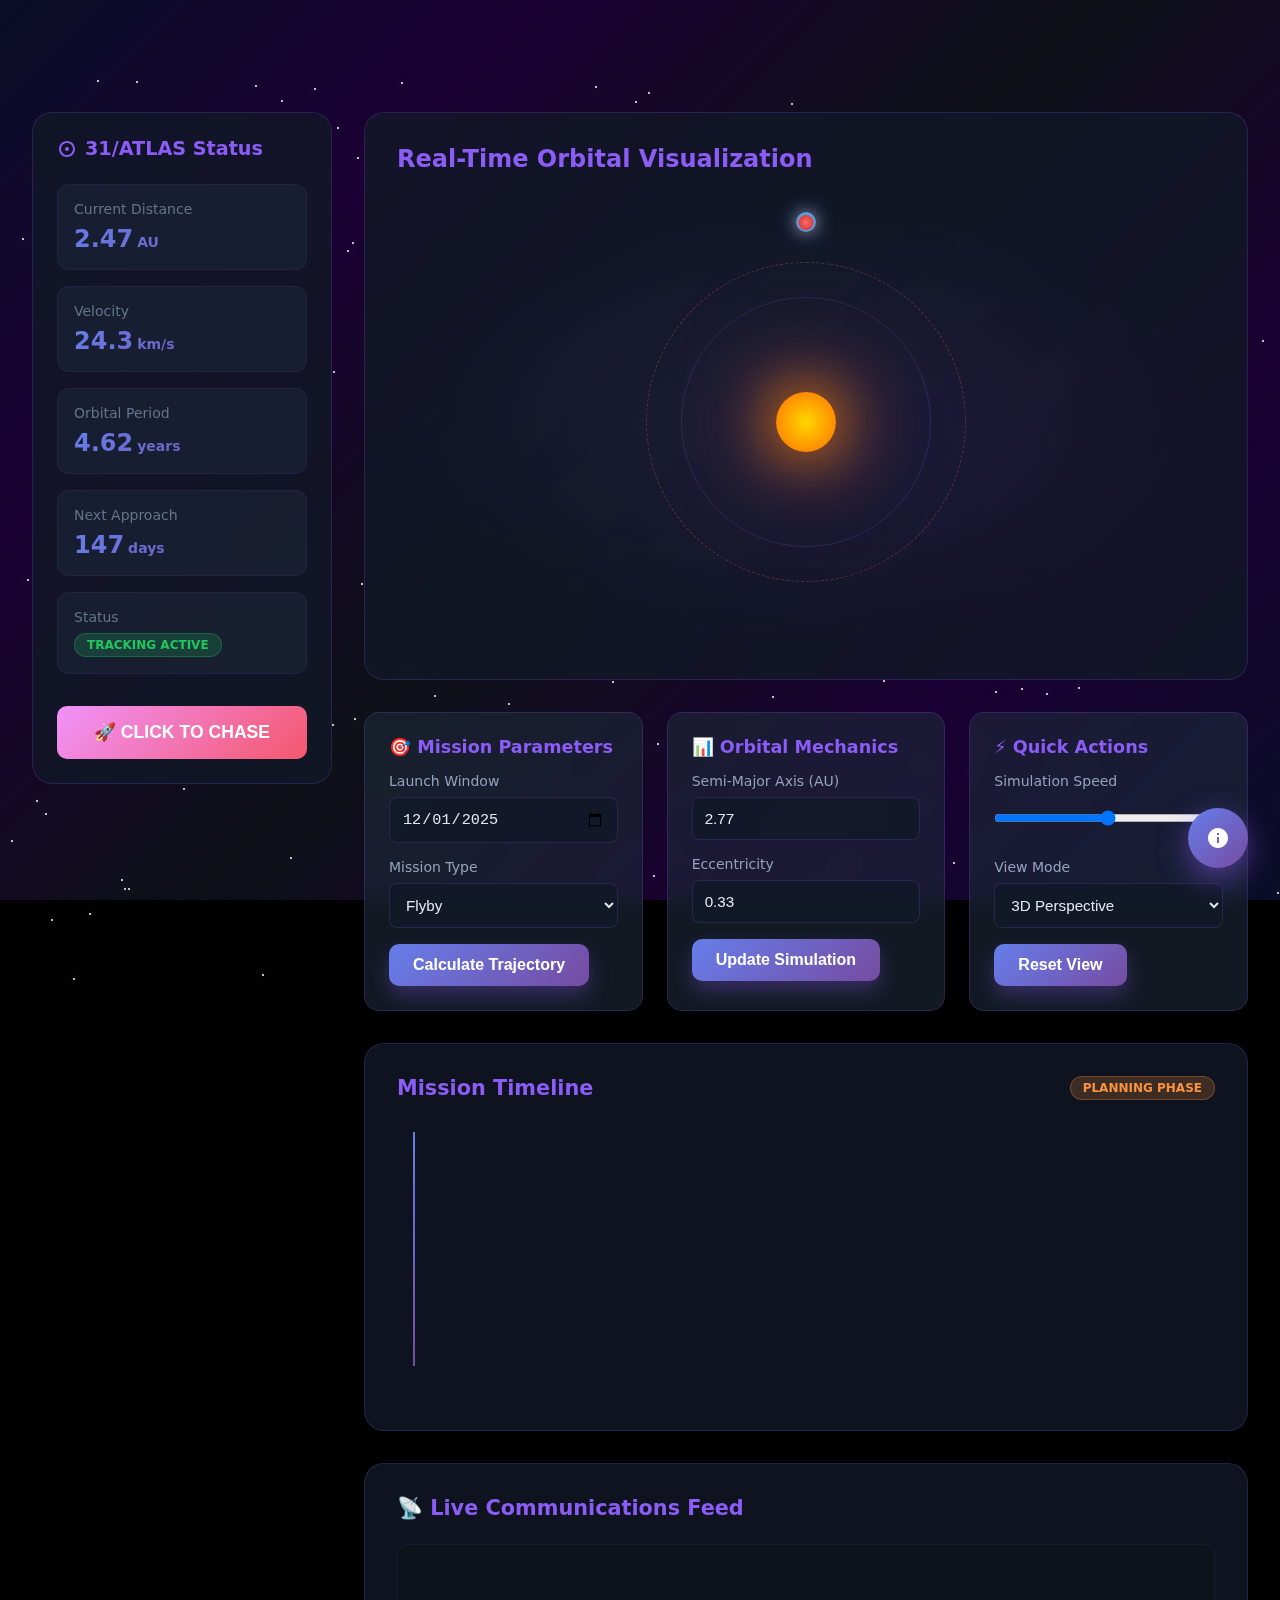
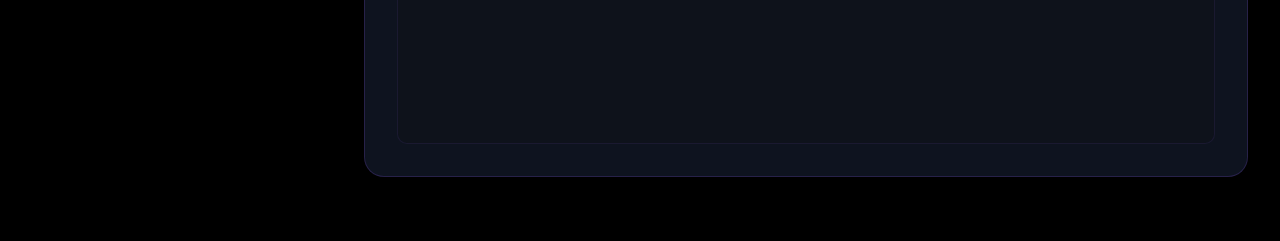
<file: object.html>
<!DOCTYPE html>
<html lang="en">
<head>
    <meta charset="UTF-8">
    <meta name="viewport" content="width=device-width, initial-scale=1.0">
    <title>The Red Task</title>
    <style>
        * {
            margin: 0;
            padding: 0;
            box-sizing: border-box;
        }

        body {
            font-family: 'Segoe UI', system-ui, sans-serif;
            background: #000;
            color: #fff;
            overflow-x: hidden;
            position: relative;
        }

        /* Animated Galaxy Background */
        .galaxy-bg {
            position: fixed;
            top: 0;
            left: 0;
            width: 100%;
            height: 100%;
            background: linear-gradient(135deg, #0a0e27 0%, #1a0033 25%, #0d1117 50%, #1a0033 75%, #0a0e27 100%);
            z-index: -2;
        }

        .stars {
            position: fixed;
            width: 100%;
            height: 100%;
            z-index: -1;
        }

        .star {
            position: absolute;
            width: 2px;
            height: 2px;
            background: white;
            border-radius: 50%;
            animation: twinkle 3s infinite;
            box-shadow: 0 0 10px rgba(255, 255, 255, 0.5);
        }

        @keyframes twinkle {
            0%, 100% { opacity: 0.3; transform: scale(1); }
            50% { opacity: 1; transform: scale(1.5); }
        }

        /* Navigation Header */
        .nav-header {
            background: rgba(13, 17, 23, 0.85);
            backdrop-filter: blur(20px);
            border-bottom: 1px solid rgba(139, 92, 246, 0.3);
            padding: 1rem 2rem;
            position: fixed;
            width: 100%;
            top: 0;
            z-index: 1000;
            animation: slideDown 0.5s ease-out;
        }

        @keyframes slideDown {
            from { transform: translateY(-100%); }
            to { transform: translateY(0); }
        }

        .nav-container {
            max-width: 1400px;
            margin: 0 auto;
            display: flex;
            justify-content: space-between;
            align-items: center;
        }

        .logo {
            display: flex;
            align-items: center;
            gap: 12px;
            font-size: 1.5rem;
            font-weight: bold;
            background: linear-gradient(135deg, #667eea 0%, #764ba2 100%);
            -webkit-background-clip: text;
            -webkit-text-fill-color: transparent;
        }

        .nav-menu {
            display: flex;
            gap: 2rem;
            list-style: none;
        }

        .nav-menu a {
            color: #94a3b8;
            text-decoration: none;
            transition: all 0.3s;
            position: relative;
            padding: 0.5rem 0;
        }

        .nav-menu a:hover {
            color: #8b5cf6;
        }

        .nav-menu a::after {
            content: '';
            position: absolute;
            bottom: 0;
            left: 0;
            width: 0;
            height: 2px;
            background: linear-gradient(90deg, #667eea, #764ba2);
            transition: width 0.3s;
        }

        .nav-menu a:hover::after {
            width: 100%;
        }

        /* Main Dashboard Container */
        .dashboard-container {
            max-width: 1400px;
            margin: 5rem auto 2rem;
            padding: 2rem;
            display: grid;
            grid-template-columns: 300px 1fr;
            gap: 2rem;
            min-height: calc(100vh - 7rem);
        }

        /* Sidebar Panel */
        .sidebar {
            background: rgba(17, 24, 39, 0.8);
            backdrop-filter: blur(10px);
            border-radius: 20px;
            padding: 1.5rem;
            border: 1px solid rgba(139, 92, 246, 0.2);
            height: fit-content;
            position: sticky;
            top: 6rem;
            animation: slideInLeft 0.6s ease-out;
        }

        @keyframes slideInLeft {
            from { transform: translateX(-50px); opacity: 0; }
            to { transform: translateX(0); opacity: 1; }
        }

        .sidebar h3 {
            color: #8b5cf6;
            margin-bottom: 1.5rem;
            font-size: 1.2rem;
            display: flex;
            align-items: center;
            gap: 0.5rem;
        }

        .data-card {
            background: rgba(30, 41, 59, 0.5);
            border-radius: 12px;
            padding: 1rem;
            margin-bottom: 1rem;
            border: 1px solid rgba(139, 92, 246, 0.1);
            transition: all 0.3s ease-out;
        }

        .data-card:hover {
            transform: translateY(-4px) scale(1.03);
            border-color: rgba(139, 92, 246, 0.4);
            box-shadow: 0 10px 30px rgba(139, 92, 246, 0.25);
        }

        .data-label {
            color: #64748b;
            font-size: 0.875rem;
            margin-bottom: 0.5rem;
        }

        .data-value {
            color: #e2e8f0;
            font-size: 1.5rem;
            font-weight: bold;
            background: linear-gradient(135deg, #667eea, #764ba2);
            -webkit-background-clip: text;
            -webkit-text-fill-color: transparent;
        }

        .data-unit {
            color: #64748b;
            font-size: 0.875rem;
            margin-left: 0.25rem;
        }

        /* Main Content Area */
        .main-content {
            animation: fadeIn 0.8s ease-out;
        }

        @keyframes fadeIn {
            from { opacity: 0; }
            to { opacity: 1; }
        }

        /* Visualization Canvas */
        .visualization-area {
            background: rgba(17, 24, 39, 0.8);
            backdrop-filter: blur(10px);
            border-radius: 20px;
            padding: 2rem;
            border: 1px solid rgba(139, 92, 246, 0.2);
            margin-bottom: 2rem;
            min-height: 500px;
            position: relative;
            overflow: hidden;
        }

        .canvas-container {
            position: relative;
            width: 100%;
            height: 450px;
            background: radial-gradient(ellipse at center, rgba(139, 92, 246, 0.1) 0%, transparent 70%);
            border-radius: 12px;
            display: flex;
            align-items: center;
            justify-content: center;
            transition: transform 0.3s ease; /* Added for smooth zoom */
        }

        /* Solar System Animation */
        .solar-system {
            position: relative;
            width: 400px;
            height: 400px;
        }

        .sun {
            position: absolute;
            top: 50%;
            left: 50%;
            width: 60px;
            height: 60px;
            background: radial-gradient(circle, #ffd700 0%, #ff8c00 70%);
            border-radius: 50%;
            transform: translate(-50%, -50%);
            box-shadow: 0 0 60px #ff8c00, 0 0 100px #ff6347;
            animation: pulse 2s infinite;
        }

        @keyframes pulse {
            0%, 100% { transform: translate(-50%, -50%) scale(1); }
            50% { transform: translate(-50%, -50%) scale(1.1); }
        }

        .orbit {
            position: absolute;
            border: 1px solid rgba(139, 92, 246, 0.2);
            border-radius: 50%;
            top: 50%;
            left: 50%;
            transform: translate(-50%, -50%);
            transition: border-color 1s ease;
        }

        .orbit-earth {
            width: 250px;
            height: 250px;
        }

        .orbit-asteroid {
            width: 320px;
            height: 320px;
            border-color: rgba(255, 107, 107, 0.3);
            border-style: dashed;
            animation: rotate 30s linear infinite;
        }

        @keyframes rotate {
            from { transform: translate(-50%, -50%) rotate(0deg); }
            to { transform: translate(-50%, -50%) rotate(360deg); }
        }

        .planet {
            position: absolute;
            width: 20px;
            height: 20px;
            background: radial-gradient(circle, #4fc3f7 0%, #2196f3 100%);
            border-radius: 50%;
            top: -10px;
            left: 50%;
            transform: translateX(-50%);
            box-shadow: 0 0 20px rgba(79, 195, 247, 0.8);
            animation: orbit-planet 20s linear infinite;
        }

        @keyframes orbit-planet {
            from { transform: rotate(0deg) translateX(125px) rotate(0deg); }
            to { transform: rotate(360deg) translateX(125px) rotate(-360deg); }
        }

        .asteroid {
            position: absolute;
            width: 15px;
            height: 15px;
            background: radial-gradient(circle, #ff6b6b 0%, #c92a2a 100%);
            border-radius: 50%;
            top: -7.5px;
            left: 50%;
            transform: translateX(-50%);
            box-shadow: 0 0 15px rgba(255, 107, 107, 0.8);
            animation: orbit-asteroid 30s linear infinite;
            cursor: pointer;
            transition: transform 0.3s, box-shadow 0.3s;
        }

        @keyframes orbit-asteroid {
            from { transform: rotate(0deg) translateX(160px) rotate(0deg); }
            to { transform: rotate(-360deg) translateX(160px) rotate(360deg); }
        }

        .asteroid:hover {
            transform: scale(1.5);
            box-shadow: 0 0 30px rgba(255, 107, 107, 1);
        }

        /* Control Panel */
        .control-panel {
            display: grid;
            grid-template-columns: repeat(auto-fit, minmax(250px, 1fr));
            gap: 1.5rem;
            margin-bottom: 2rem;
        }

        .control-card {
            background: rgba(30, 41, 59, 0.6);
            backdrop-filter: blur(10px);
            border-radius: 15px;
            padding: 1.5rem;
            border: 1px solid rgba(139, 92, 246, 0.2);
            transition: all 0.3s;
        }

        .control-card:hover {
            transform: translateY(-5px);
            box-shadow: 0 20px 40px rgba(139, 92, 246, 0.3);
            border-color: rgba(139, 92, 246, 0.5);
        }

        .control-card h4 {
            color: #8b5cf6;
            margin-bottom: 1rem;
            font-size: 1.1rem;
        }

        .input-group {
            margin-bottom: 1rem;
        }

        .input-group label {
            display: block;
            color: #94a3b8;
            font-size: 0.875rem;
            margin-bottom: 0.5rem;
        }

        .input-group input,
        .input-group select {
            width: 100%;
            padding: 0.75rem;
            background: rgba(17, 24, 39, 0.8);
            border: 1px solid rgba(139, 92, 246, 0.2);
            border-radius: 8px;
            color: #e2e8f0;
            font-size: 0.95rem;
            transition: all 0.3s;
        }

        .input-group input:focus,
        .input-group select:focus {
            outline: none;
            border-color: #8b5cf6;
            box-shadow: 0 0 0 3px rgba(139, 92, 246, 0.1);
        }

        /* Action Buttons */
        .btn {
            padding: 0.75rem 1.5rem;
            border: none;
            border-radius: 10px;
            font-size: 1rem;
            font-weight: 600;
            cursor: pointer;
            transition: all 0.3s;
            position: relative;
            overflow: hidden;
        }

        .btn-primary {
            background: linear-gradient(135deg, #667eea 0%, #764ba2 100%);
            color: white;
            box-shadow: 0 10px 20px rgba(139, 92, 246, 0.3);
        }

        .btn-primary:hover {
            transform: translateY(-2px);
            box-shadow: 0 15px 30px rgba(139, 92, 246, 0.5);
        }

        .btn-chase {
            background: linear-gradient(135deg, #f093fb 0%, #f5576c 100%);
            color: white;
            width: 100%;
            margin-top: 1rem;
            font-size: 1.1rem;
            padding: 1rem;
            animation: glow 2s ease-in-out infinite;
        }

        @keyframes glow {
            0%, 100% { box-shadow: 0 5px 15px rgba(245, 87, 108, 0.4); }
            50% { box-shadow: 0 10px 30px rgba(245, 87, 108, 0.6); }
        }

        .btn-chase:hover {
            transform: scale(1.05);
            animation: none;
            box-shadow: 0 15px 40px rgba(245, 87, 108, 0.7);
        }

        /* Mission Timeline */
        .timeline-container {
            background: rgba(17, 24, 39, 0.8);
            backdrop-filter: blur(10px);
            border-radius: 20px;
            padding: 2rem;
            border: 1px solid rgba(139, 92, 246, 0.2);
            margin-bottom: 2rem;
        }

        .timeline-header {
            display: flex;
            justify-content: space-between;
            align-items: center;
            margin-bottom: 2rem;
        }

        .timeline-header h3 {
            color: #8b5cf6;
            font-size: 1.3rem;
        }

        .timeline {
            position: relative;
            padding-left: 3rem;
        }

        .timeline::before {
            content: '';
            position: absolute;
            left: 1rem;
            top: 0;
            bottom: 0;
            width: 2px;
            background: linear-gradient(180deg, #667eea 0%, #764ba2 100%);
        }

        .timeline-item {
            position: relative;
            margin-bottom: 2rem;
            opacity: 0;
            animation: slideInRight 0.6s ease-out forwards;
        }

        .timeline-item:nth-child(1) { animation-delay: 0.1s; }
        .timeline-item:nth-child(2) { animation-delay: 0.2s; }
        .timeline-item:nth-child(3) { animation-delay: 0.3s; }
        .timeline-item:nth-child(4) { animation-delay: 0.4s; }

        @keyframes slideInRight {
            from { transform: translateX(30px); opacity: 0; }
            to { transform: translateX(0); opacity: 1; }
        }

        .timeline-dot {
            position: absolute;
            left: -2.5rem;
            top: 0.5rem;
            width: 12px;
            height: 12px;
            background: #8b5cf6;
            border-radius: 50%;
            box-shadow: 0 0 20px rgba(139, 92, 246, 0.6);
        }

        .timeline-content {
            background: rgba(30, 41, 59, 0.5);
            border-radius: 12px;
            padding: 1rem;
            border: 1px solid rgba(139, 92, 246, 0.1);
        }

        .timeline-date {
            color: #64748b;
            font-size: 0.875rem;
            margin-bottom: 0.5rem;
        }

        .timeline-title {
            color: #e2e8f0;
            font-weight: 600;
            margin-bottom: 0.5rem;
        }

        .timeline-description {
            color: #94a3b8;
            font-size: 0.875rem;
        }

        /* Status Indicators */
        .status-badge {
            display: inline-block;
            padding: 0.25rem 0.75rem;
            border-radius: 20px;
            font-size: 0.75rem;
            font-weight: 600;
            text-transform: uppercase;
        }

        .status-active {
            background: rgba(34, 197, 94, 0.2);
            color: #22c55e;
            border: 1px solid rgba(34, 197, 94, 0.3);
        }

        .status-warning {
            background: rgba(251, 146, 60, 0.2);
            color: #fb923c;
            border: 1px solid rgba(251, 146, 60, 0.3);
        }

        .status-critical {
            background: rgba(239, 68, 68, 0.2);
            color: #ef4444;
            border: 1px solid rgba(239, 68, 68, 0.3);
        }
        
        /* --- NEW: Communications Feed --- */
        .feed-container {
            background: rgba(17, 24, 39, 0.8);
            backdrop-filter: blur(10px);
            border-radius: 20px;
            padding: 2rem;
            border: 1px solid rgba(139, 92, 246, 0.2);
        }
        .feed-header {
            color: #8b5cf6;
            font-size: 1.3rem;
            margin-bottom: 1.5rem;
        }
        .feed-log {
            height: 200px;
            overflow-y: auto;
            background: rgba(13, 17, 23, 0.5);
            border-radius: 10px;
            padding: 1rem;
            border: 1px solid rgba(139, 92, 246, 0.1);
        }
        .feed-item {
            color: #94a3b8;
            font-size: 0.9rem;
            margin-bottom: 0.75rem;
            border-bottom: 1px solid rgba(139, 92, 246, 0.1);
            padding-bottom: 0.75rem;
            opacity: 0;
            animation: fadeIn 0.5s ease forwards;
        }
        .feed-item:last-child {
            border-bottom: none;
            margin-bottom: 0;
        }
        .feed-timestamp {
            color: #64748b;
            font-size: 0.8rem;
            margin-right: 0.5rem;
        }
        .feed-source {
            color: #667eea;
            font-weight: 600;
        }

        /* Floating Action Button */
        .fab {
            position: fixed;
            bottom: 2rem;
            right: 2rem;
            width: 60px;
            height: 60px;
            background: linear-gradient(135deg, #667eea 0%, #764ba2 100%);
            border-radius: 50%;
            display: flex;
            align-items: center;
            justify-content: center;
            cursor: pointer;
            box-shadow: 0 10px 30px rgba(139, 92, 246, 0.5);
            transition: all 0.3s;
            z-index: 100;
        }

        .fab:hover {
            transform: scale(1.1) rotate(90deg);
            box-shadow: 0 15px 40px rgba(139, 92, 246, 0.7);
        }

        .fab svg {
            width: 24px;
            height: 24px;
            fill: white;
        }
        
        /* --- MODAL STYLES --- */
        .modal-overlay {
            position: fixed;
            top: 0;
            left: 0;
            width: 100%;
            height: 100%;
            background: rgba(0, 0, 0, 0.7);
            backdrop-filter: blur(8px);
            display: flex;
            align-items: center;
            justify-content: center;
            z-index: 2000;
            opacity: 0;
            visibility: hidden;
            transition: opacity 0.3s ease, visibility 0.3s ease;
        }

        .modal-overlay.show {
            opacity: 1;
            visibility: visible;
        }

        .modal-content {
            background: rgba(17, 24, 39, 0.9);
            border-radius: 20px;
            padding: 2rem;
            border: 1px solid rgba(139, 92, 246, 0.4);
            width: 90%;
            max-width: 500px;
            position: relative;
            box-shadow: 0 20px 50px rgba(139, 92, 246, 0.3);
            transform: scale(0.9);
            transition: transform 0.3s ease;
        }

        .modal-overlay.show .modal-content {
            transform: scale(1);
        }

        .modal-close-btn {
            position: absolute;
            top: 1rem;
            right: 1.5rem;
            background: none;
            border: none;
            color: #94a3b8;
            font-size: 2.5rem;
            cursor: pointer;
            transition: color 0.3s, transform 0.3s;
        }

        .modal-close-btn:hover {
            color: #8b5cf6;
            transform: rotate(90deg);
        }

        .modal-title {
            color: #8b5cf6;
            margin-bottom: 1.5rem;
            font-size: 1.5rem;
            background: linear-gradient(135deg, #667eea, #764ba2);
            -webkit-background-clip: text;
            -webkit-text-fill-color: transparent;
        }

        .modal-message {
            color: #cbd5e1;
            line-height: 1.6;
            white-space: pre-wrap; /* To respect newlines from the string */
        }
        
        /* --- NEW: Toast Notification --- */
        #toast-container {
            position: fixed;
            bottom: 2rem;
            left: 50%;
            transform: translateX(-50%);
            z-index: 3000;
            display: flex;
            flex-direction: column;
            align-items: center;
            gap: 0.5rem;
        }
        .toast {
            background: rgba(30, 41, 59, 0.9);
            backdrop-filter: blur(10px);
            color: #e2e8f0;
            padding: 0.75rem 1.5rem;
            border-radius: 10px;
            border: 1px solid rgba(139, 92, 246, 0.3);
            box-shadow: 0 5px 20px rgba(0,0,0,0.3);
            opacity: 0;
            transform: translateY(20px);
            animation: slideUpFadeIn 0.5s ease forwards;
        }
        @keyframes slideUpFadeIn {
            to {
                opacity: 1;
                transform: translateY(0);
            }
        }
        .toast.fade-out {
            animation: fadeOut 0.5s ease forwards;
        }
        @keyframes fadeOut {
            to {
                opacity: 0;
            }
        }

        /* Responsive Design */
        @media (max-width: 1024px) {
            .dashboard-container {
                grid-template-columns: 1fr;
            }

            .sidebar {
                position: relative;
                top: 0;
            }
        }

        @media (max-width: 768px) {
            .nav-menu {
                display: none;
            }

            .control-panel {
                grid-template-columns: 1fr;
            }

            .dashboard-container {
                padding: 1rem;
            }
        }
    </style>
</head>
<body>
    <!-- Galaxy Background -->
    <div class="galaxy-bg"></div>
    <div class="stars" id="stars"></div>



    <!-- Main Dashboard -->
    <div class="dashboard-container">
        <!-- Sidebar -->
        <aside class="sidebar">
            <h3>
                <svg width="20" height="20" viewBox="0 0 20 20" fill="currentColor">
                    <path d="M10 2C5.58 2 2 5.58 2 10s3.58 8 8 8 8-3.58 8-8-3.58-8-8-8zm0 14c-3.31 0-6-2.69-6-6s2.69-6 6-6 6 2.69 6 6-2.69 6-6 6z"/>
                    <circle cx="10" cy="10" r="2"/>
                </svg>
                31/ATLAS Status
            </h3>
            
            <div class="data-card">
                <div class="data-label">Current Distance</div>
                <div id="distance-val" class="data-value">2.47<span class="data-unit">AU</span></div>
            </div>
            
            <div class="data-card">
                <div class="data-label">Velocity</div>
                <div id="velocity-val" class="data-value">24.3<span class="data-unit">km/s</span></div>
            </div>
            
            <div class="data-card">
                <div class="data-label">Orbital Period</div>
                <div class="data-value">4.62<span class="data-unit">years</span></div>
            </div>
            
            <div class="data-card">
                <div class="data-label">Next Approach</div>
                <div id="approach-val" class="data-value">147<span class="data-unit">days</span></div>
            </div>
            
            <div class="data-card">
                <div class="data-label">Status</div>
                <div style="margin-top: 0.5rem;">
                    <span id="mission-status-badge" class="status-badge status-active">Tracking Active</span>
                </div>
            </div>

            <button class="btn btn-chase" onclick="initiateChase()">
                🚀 CLICK TO CHASE
            </button>
        </aside>

        <!-- Main Content -->
        <main class="main-content">
            <!-- Visualization Area -->
            <div class="visualization-area">
                <h2 style="color: #8b5cf6; margin-bottom: 1.5rem;">Real-Time Orbital Visualization</h2>
                <div class="canvas-container">
                    <div class="solar-system">
                        <div class="sun"></div>
                        <div class="orbit orbit-earth"></div>
                        <div class="orbit orbit-asteroid"></div>
                        <div class="planet"></div>
                        <div class="asteroid" onclick="showAsteroidInfo()"></div>
                    </div>
                </div>
            </div>

            <!-- Control Panel -->
            <div class="control-panel">
                <div class="control-card">
                    <h4>🎯 Mission Parameters</h4>
                    <div class="input-group">
                        <label>Launch Window</label>
                        <input type="date" id="launchDate" value="2025-12-01">
                    </div>
                    <div class="input-group">
                        <label>Mission Type</label>
                        <select id="missionType">
                            <option>Flyby</option>
                            <option>Orbital Insertion</option>
                            <option>Sample Return</option>
                        </select>
                    </div>
                    <button class="btn btn-primary" onclick="calculateTrajectory()">Calculate Trajectory</button>
                </div>

                <div class="control-card">
                    <h4>📊 Orbital Mechanics</h4>
                    <div class="input-group">
                        <label>Semi-Major Axis (AU)</label>
                        <input id="semi-major-axis" type="number" value="2.77" step="0.01">
                    </div>
                    <div class="input-group">
                        <label>Eccentricity</label>
                        <input id="eccentricity" type="number" value="0.33" step="0.01">
                    </div>
                    <button class="btn btn-primary" onclick="updateOrbitalData()">Update Simulation</button>
                </div>

                <div class="control-card">
                    <h4>⚡ Quick Actions</h4>
                    <div class="input-group">
                        <label>Simulation Speed</label>
                        <input type="range" min="1" max="100" value="50" oninput="updateSpeed(this.value)">
                    </div>
                    <div class="input-group">
                        <label>View Mode</label>
                        <select>
                            <option>3D Perspective</option>
                            <option>Top Down</option>
                            <option>Side View</option>
                        </select>
                    </div>
                    <button class="btn btn-primary" onclick="resetView()">Reset View</button>
                </div>
            </div>

            <!-- Mission Timeline -->
            <div class="timeline-container">
                <div class="timeline-header">
                    <h3>Mission Timeline</h3>
                    <span class="status-badge status-warning">Planning Phase</span>
                </div>
                <div class="timeline">
                    <!-- Timeline items will be dynamically generated if needed -->
                    <div class="timeline-item">
                        <div class="timeline-dot"></div>
                        <div class="timeline-content">
                            <div class="timeline-date">December 1, 2025</div>
                            <div class="timeline-title">Launch Window Opens</div>
                            <div class="timeline-description">Optimal launch conditions for intercept trajectory</div>
                        </div>
                    </div>
                    <div class="timeline-item">
                        <div class="timeline-dot"></div>
                        <div class="timeline-content">
                            <div class="timeline-date">March 15, 2026</div>
                            <div class="timeline-title">Mid-Course Correction</div>
                            <div class="timeline-description">Trajectory adjustment for precision targeting</div>
                        </div>
                    </div>
                </div>
            </div>
            
            <!-- NEW: Communications Feed -->
            <div class="feed-container" style="margin-top: 2rem;">
                <h3 class="feed-header">📡 Live Communications Feed</h3>
                <div class="feed-log" id="feed-log">
                    <!-- Log entries will be added here dynamically -->
                </div>
            </div>
        </main>
    </div>

    <!-- Floating Action Button -->
    <div class="fab" onclick="openSettings()">
        <svg viewBox="0 0 24 24">
            <path d="M12 2C6.48 2 2 6.48 2 12s4.48 10 10 10 10-4.48 10-10S17.52 2 12 2zm1 15h-2v-6h2v6zm0-8h-2V7h2v2z"/>
        </svg>
    </div>

    <!-- Modal Structure -->
    <div id="customModal" class="modal-overlay">
        <div class="modal-content">
            <button class="modal-close-btn" onclick="closeModal()">&times;</button>
            <h3 id="modalTitle" class="modal-title"></h3>
            <p id="modalMessage" class="modal-message"></p>
        </div>
    </div>
    
    <!-- Toast Container -->
    <div id="toast-container"></div>


    <script>
        // --- MODAL & TOAST SCRIPT ---
        const modal = document.getElementById('customModal');
        const modalTitle = document.getElementById('modalTitle');
        const modalMessage = document.getElementById('modalMessage');
        const toastContainer = document.getElementById('toast-container');

        function showModal(title, message) {
            modalTitle.innerText = title;
            modalMessage.innerHTML = message;
            modal.classList.add('show');
        }

        function closeModal() {
            modal.classList.remove('show');
        }
        
        function showToast(message) {
            const toast = document.createElement('div');
            toast.className = 'toast';
            toast.innerText = message;
            toastContainer.appendChild(toast);
            
            setTimeout(() => {
                toast.classList.add('fade-out');
                toast.addEventListener('animationend', () => toast.remove());
            }, 3000);
        }

        document.addEventListener('keydown', e => (e.key === 'Escape' && modal.classList.contains('show')) && closeModal());
        modal.addEventListener('click', e => (e.target === modal) && closeModal());

        // --- APPLICATION SCRIPT ---
        
        // DOM Elements
        const distanceEl = document.getElementById('distance-val');
        const velocityEl = document.getElementById('velocity-val');
        const approachEl = document.getElementById('approach-val');
        const statusBadgeEl = document.getElementById('mission-status-badge');
        const feedLogEl = document.getElementById('feed-log');

        // Simulation State
        const simulationStartDate = new Date();
        const nextApproachDate = new Date();
        nextApproachDate.setDate(simulationStartDate.getDate() + 147);

        const commsLogMessages = [
            { source: 'DSN', message: 'Telemetry link stable. Signal strength nominal.' },
            { source: 'NAV', message: 'Star tracker alignment confirmed with Canopus.' },
            { source: 'SYS', message: 'Battery charge at 98%. Solar panel efficiency optimal.' },
            { source: 'GNC', message: 'Minor momentum wheel desaturation complete.' },
            { source: 'ORBIT', message: 'Trajectory analysis matches prediction. No correction needed.' },
            { source: 'PAYLOAD', message: 'Spectrometer temperature holding steady at -180°C.' },
            { source: 'DSN', message: 'Receiving data packet burst. Uplinking new sequence.'}
        ];
        let lastLogTime = 0;

        function generateStars() {
            const starsContainer = document.getElementById('stars');
            for (let i = 0; i < 200; i++) {
                const star = document.createElement('div');
                star.className = 'star';
                star.style.left = `${Math.random() * 100}%`;
                star.style.top = `${Math.random() * 100}%`;
                star.style.animationDelay = `${Math.random() * 3}s`;
                star.style.animationDuration = `${Math.random() * 3 + 2}s`;
                starsContainer.appendChild(star);
            }
        }
        
        // --- Live Data Simulation ---
        function updateLiveData() {
            const now = new Date();
            const timeElapsed = (now - simulationStartDate) / 1000; // in seconds

            // Simulate distance changing with a sine wave for orbital effect
            const baseDistance = 2.47;
            const distanceVariation = Math.sin(timeElapsed / 50) * 0.1;
            distanceEl.innerHTML = `${(baseDistance + distanceVariation).toFixed(3)}<span class="data-unit">AU</span>`;

            // Simulate velocity
            const baseVelocity = 24.3;
            const velocityVariation = (Math.cos(timeElapsed / 50) * 1.5);
            velocityEl.innerHTML = `${(baseVelocity + velocityVariation).toFixed(2)}<span class="data-unit">km/s</span>`;

            // Update countdown
            const timeToApproach = nextApproachDate - now;
            const days = Math.floor(timeToApproach / (1000 * 60 * 60 * 24));
            const hours = Math.floor((timeToApproach / (1000 * 60 * 60)) % 24);
            const minutes = Math.floor((timeToApproach / 1000 / 60) % 60);
            approachEl.innerHTML = `${days}d ${hours}h ${minutes}m`;
            
            // Update comms log periodically
            if (now.getTime() - lastLogTime > (7000 + Math.random() * 5000)) {
                addCommsLogEntry();
                lastLogTime = now.getTime();
            }
        }
        
        function addCommsLogEntry() {
            const log = commsLogMessages[Math.floor(Math.random() * commsLogMessages.length)];
            const timestamp = new Date().toLocaleTimeString('en-US', { hour12: false });
            
            const newItem = document.createElement('div');
            newItem.className = 'feed-item';
            newItem.innerHTML = `<span class="feed-timestamp">[${timestamp}]</span> <span class="feed-source">${log.source}:</span> ${log.message}`;
            
            feedLogEl.appendChild(newItem);
            feedLogEl.scrollTop = feedLogEl.scrollHeight; // Auto-scroll
        }


        // --- Interactive Functions ---
        function initiateChase() {
            showModal('🚀 Chase Mission Initiated!', 'Calculating optimal intercept trajectory...<br>Estimated travel time: 14 months<br>ΔV required: 12.4 km/s');
            const asteroid = document.querySelector('.asteroid');
            asteroid.style.boxShadow = '0 0 50px rgba(255, 107, 107, 1)';
            statusBadgeEl.textContent = 'Mission Active';
            statusBadgeEl.className = 'status-badge status-critical';
            addCommsLogEntry({ source: 'MISSION CTRL', message: 'CHASE PROTOCOL INITIATED. FIRING MAIN ENGINES.' });
        }

        function showAsteroidInfo() {
            showModal('31/ATLAS (2020 AV2)', 
                '🪨 Type: Atira Asteroid<br>' +
                '📏 Diameter: ~1.5 km<br>' +
                '🌡️ Surface Temp: ~427°C<br>' +
                '⚡ Rotation Period: 3.9 hours<br>' +
                `🎯 Next Close Approach: ${approachEl.textContent}`);
        }

        function calculateTrajectory() {
            const launchDate = document.getElementById('launchDate').value;
            const missionType = document.getElementById('missionType').value;
            showModal('📡 Trajectory Calculation Complete!', 
                `Launch Date: ${launchDate}<br>` +
                `Mission Type: ${missionType}<br>` +
                `Transfer Type: Hohmann Transfer<br>` +
                `Total ΔV: 15.2 km/s<br>` +
                `Flight Duration: 423 days`);
        }

        function updateOrbitalData() {
            const semiMajorAxis = document.getElementById('semi-major-axis').value;
            const eccentricity = document.getElementById('eccentricity').value;
            showModal('✅ Orbital Mechanics Updated', `Simulation recalculating with:<br>Semi-Major Axis: ${semiMajorAxis} AU<br>Eccentricity: ${eccentricity}`);
            
            const orbits = document.querySelectorAll('.orbit');
            orbits.forEach(orbit => {
                orbit.style.borderColor = 'rgba(139, 92, 246, 0.8)';
                setTimeout(() => orbit.style.borderColor = 'rgba(139, 92, 246, 0.2)', 1000);
            });
        }

        function updateSpeed(value) {
            const planet = document.querySelector('.planet');
            const asteroid = document.querySelector('.asteroid');
            const speed = 101 - value;
            planet.style.animationDuration = `${speed * 0.2}s`;
            asteroid.style.animationDuration = `${speed * 0.3}s`;
            showToast(`Simulation speed set to ${value}%`);
        }

        function resetView() {
            const visualization = document.querySelector('.canvas-container');
            zoomLevel = 1;
            visualization.style.transform = 'scale(1)';
            showToast('View has been reset.');
        }

        function openSettings() {
            showModal('⚙️ Advanced Settings', 
                '• Enable High-Precision Mode<br>' +
                '• Configure Data Sources<br>' +
                '• Export Mission Plan<br>' +
                '• Simulation Parameters<br>' +
                '• Notification Preferences');
        }

        let zoomLevel = 1;
        document.querySelector('.canvas-container').addEventListener('wheel', function(e) {
            e.preventDefault();
            zoomLevel = e.deltaY < 0 ? Math.min(zoomLevel + 0.1, 2) : Math.max(zoomLevel - 0.1, 0.5);
            this.style.transform = `scale(${zoomLevel})`;
        });

        document.addEventListener('keydown', function(e) {
            if (modal.classList.contains('show')) return;
            const actions = { ' ': () => togglePause(), 'r': resetView, 'c': initiateChase };
            if (actions[e.key]) {
                e.preventDefault();
                actions[e.key]();
            }
        });
        
        function togglePause() {
            const bodies = document.querySelectorAll('.planet, .asteroid');
            const isPaused = bodies[0].style.animationPlayState === 'paused';
            bodies.forEach(body => body.style.animationPlayState = isPaused ? 'running' : 'paused');
            showToast(isPaused ? 'Simulation Resumed' : 'Simulation Paused');
        }

        function createShootingStar() {
            const star = document.createElement('div');
            // ... styling ... (same as before)
            document.body.appendChild(star);
            // ... animation interval ... (same as before)
        }

        // --- INITIALIZATION ---
        window.onload = function() {
            generateStars();
            setInterval(updateLiveData, 1000); // Update every second
            addCommsLogEntry(); // Initial log
            lastLogTime = new Date().getTime();
        };

    </script>
</body>
</html>
</file>
